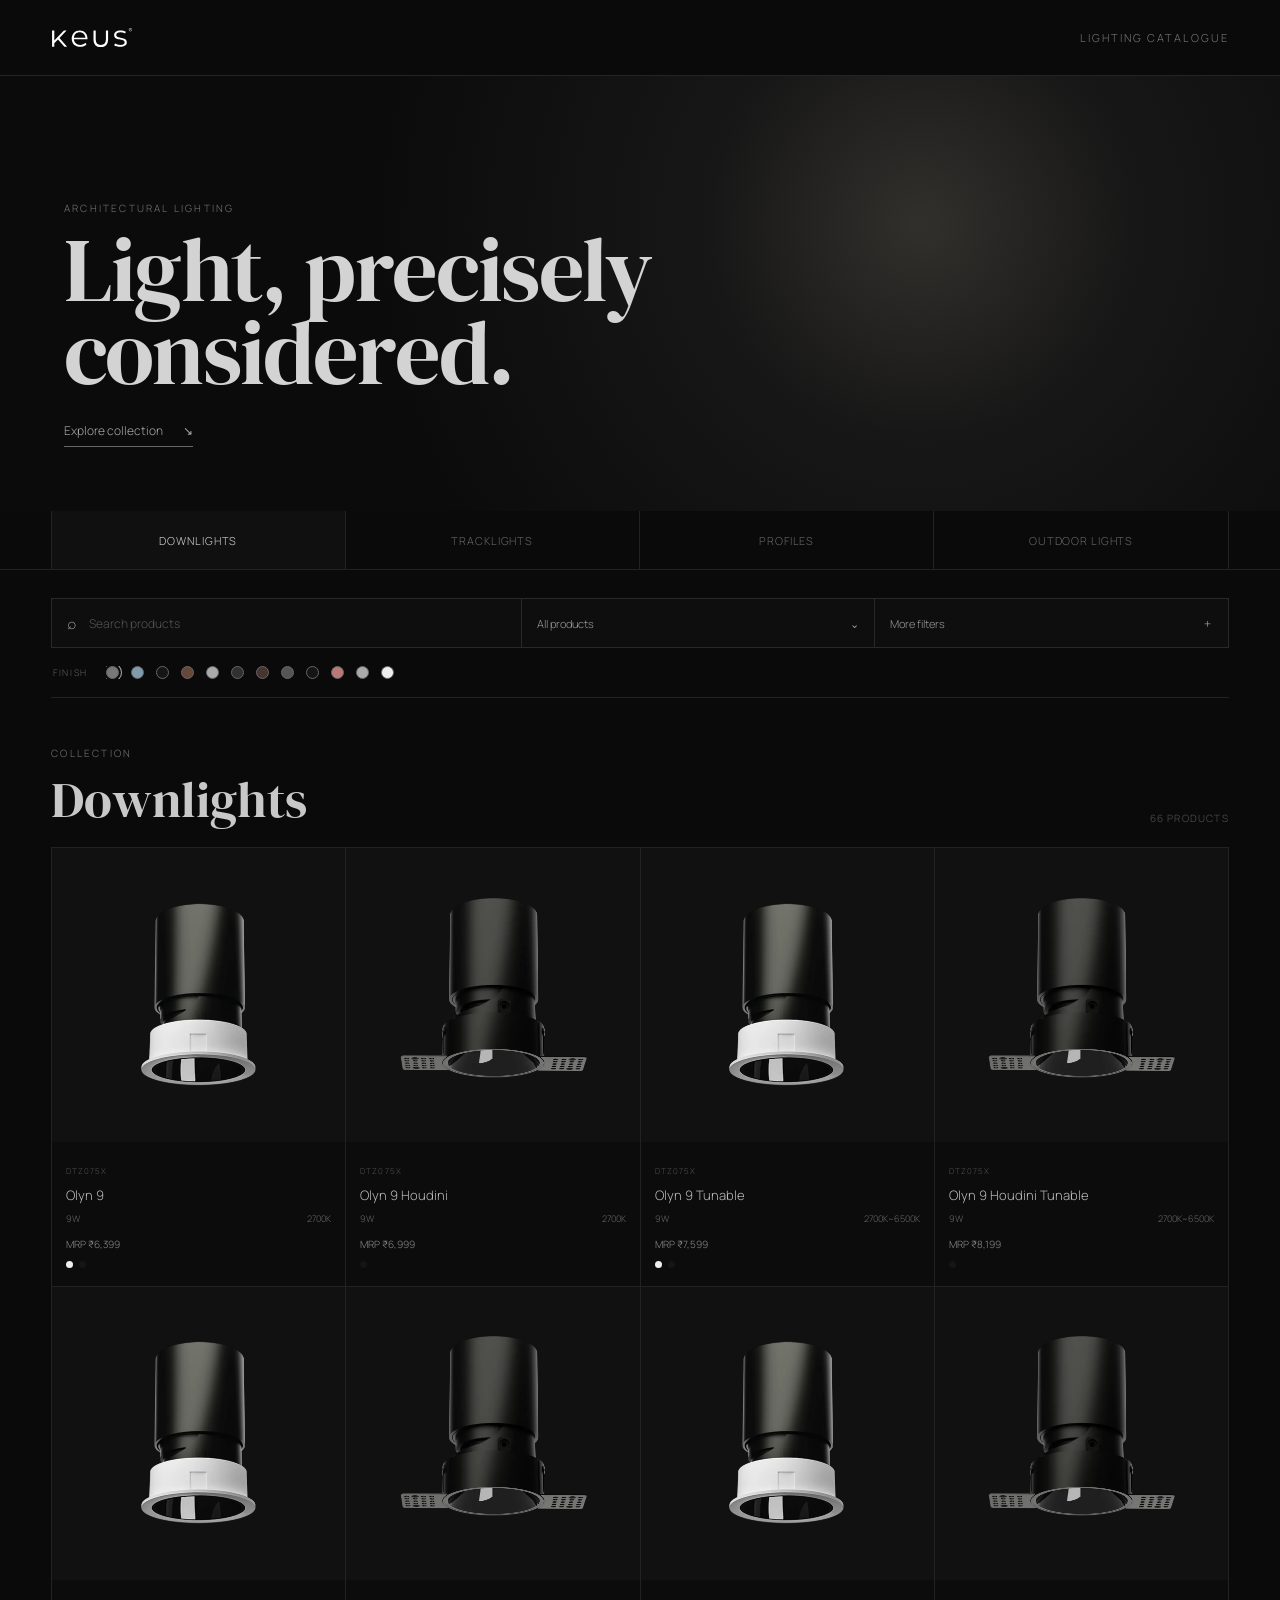
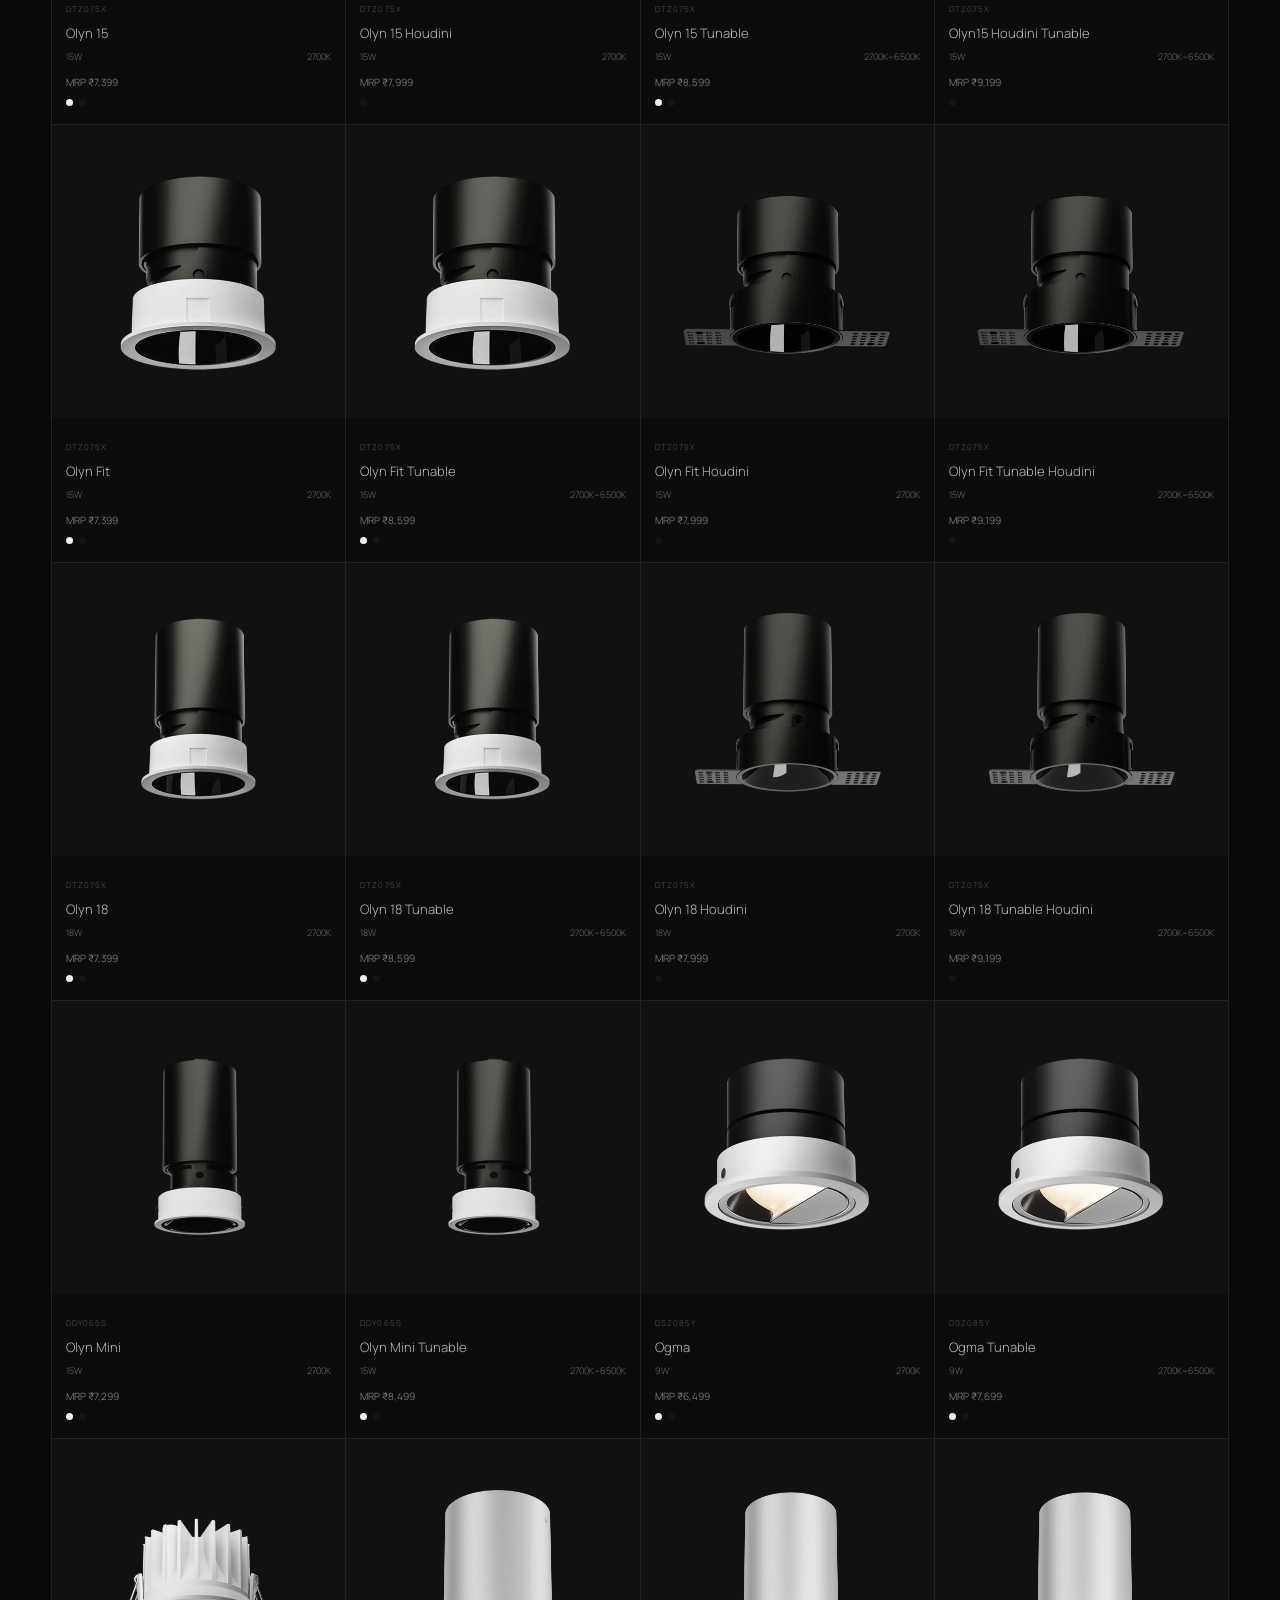
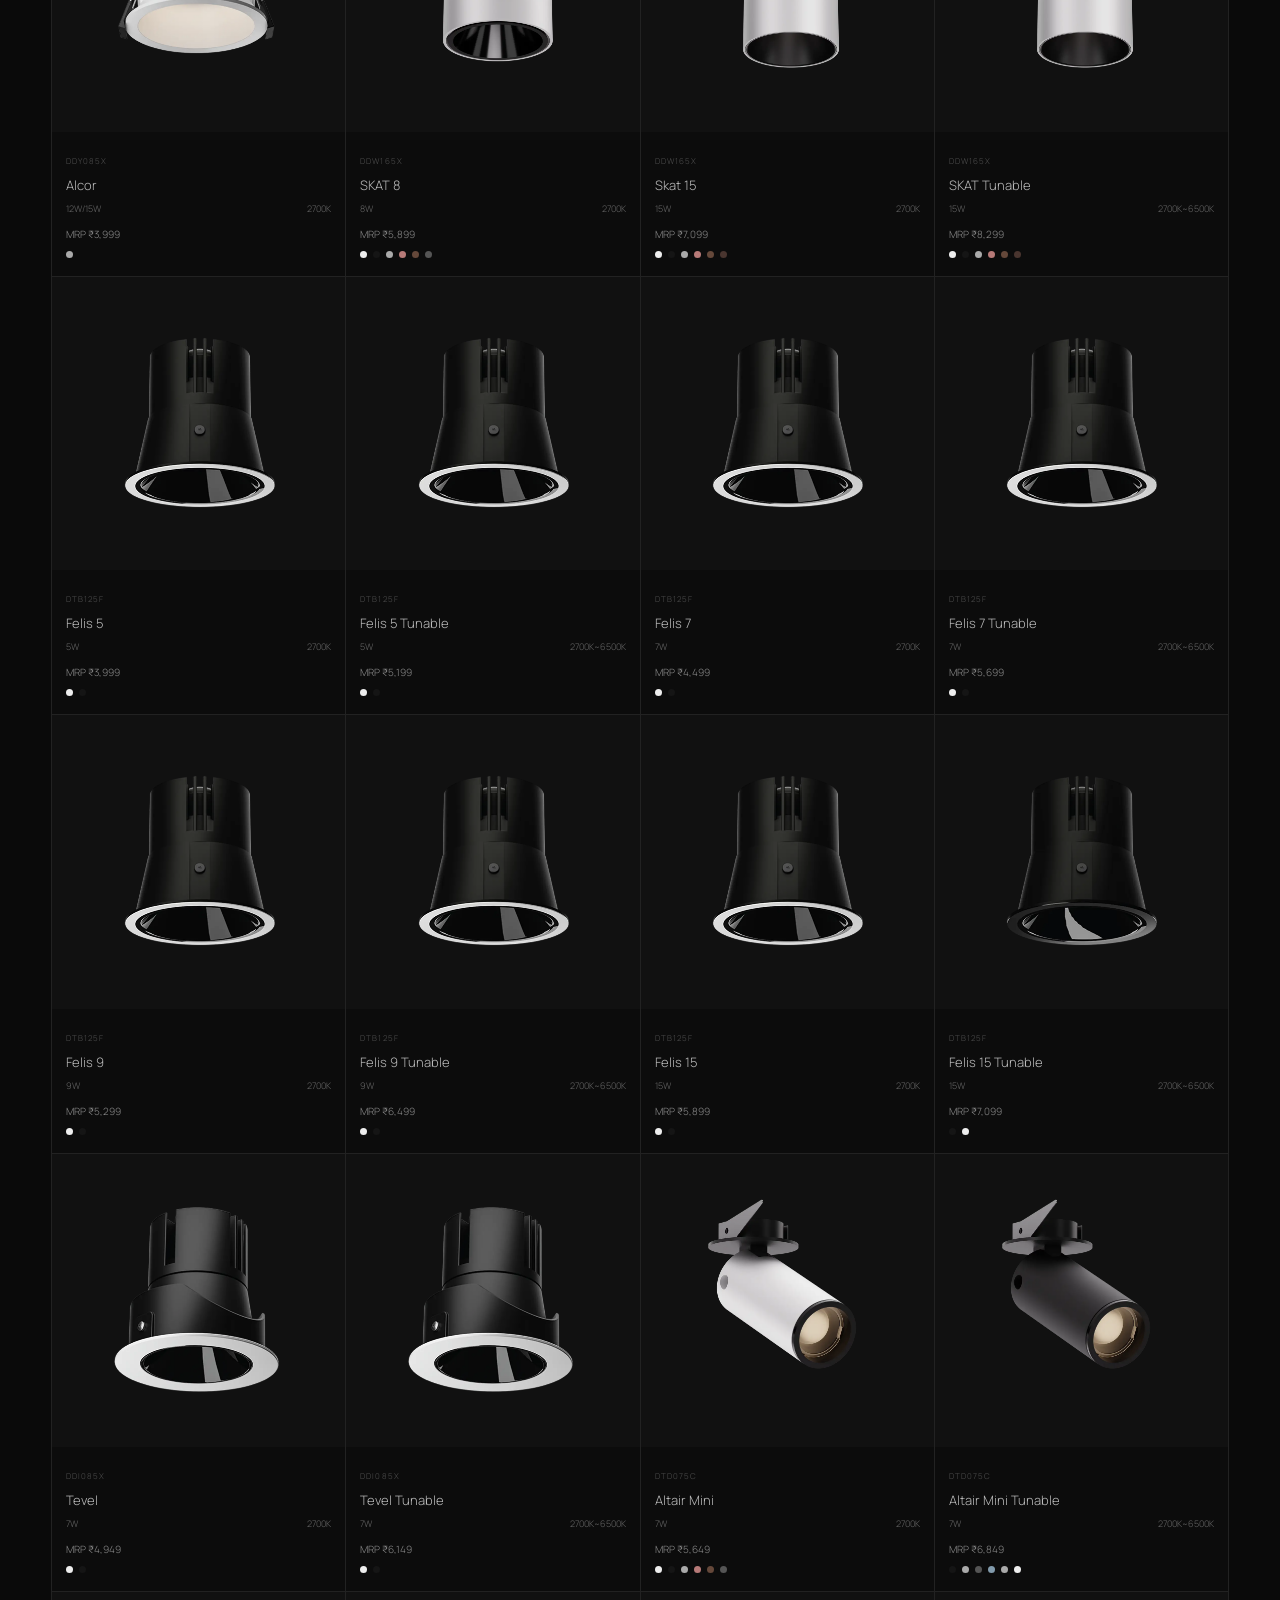
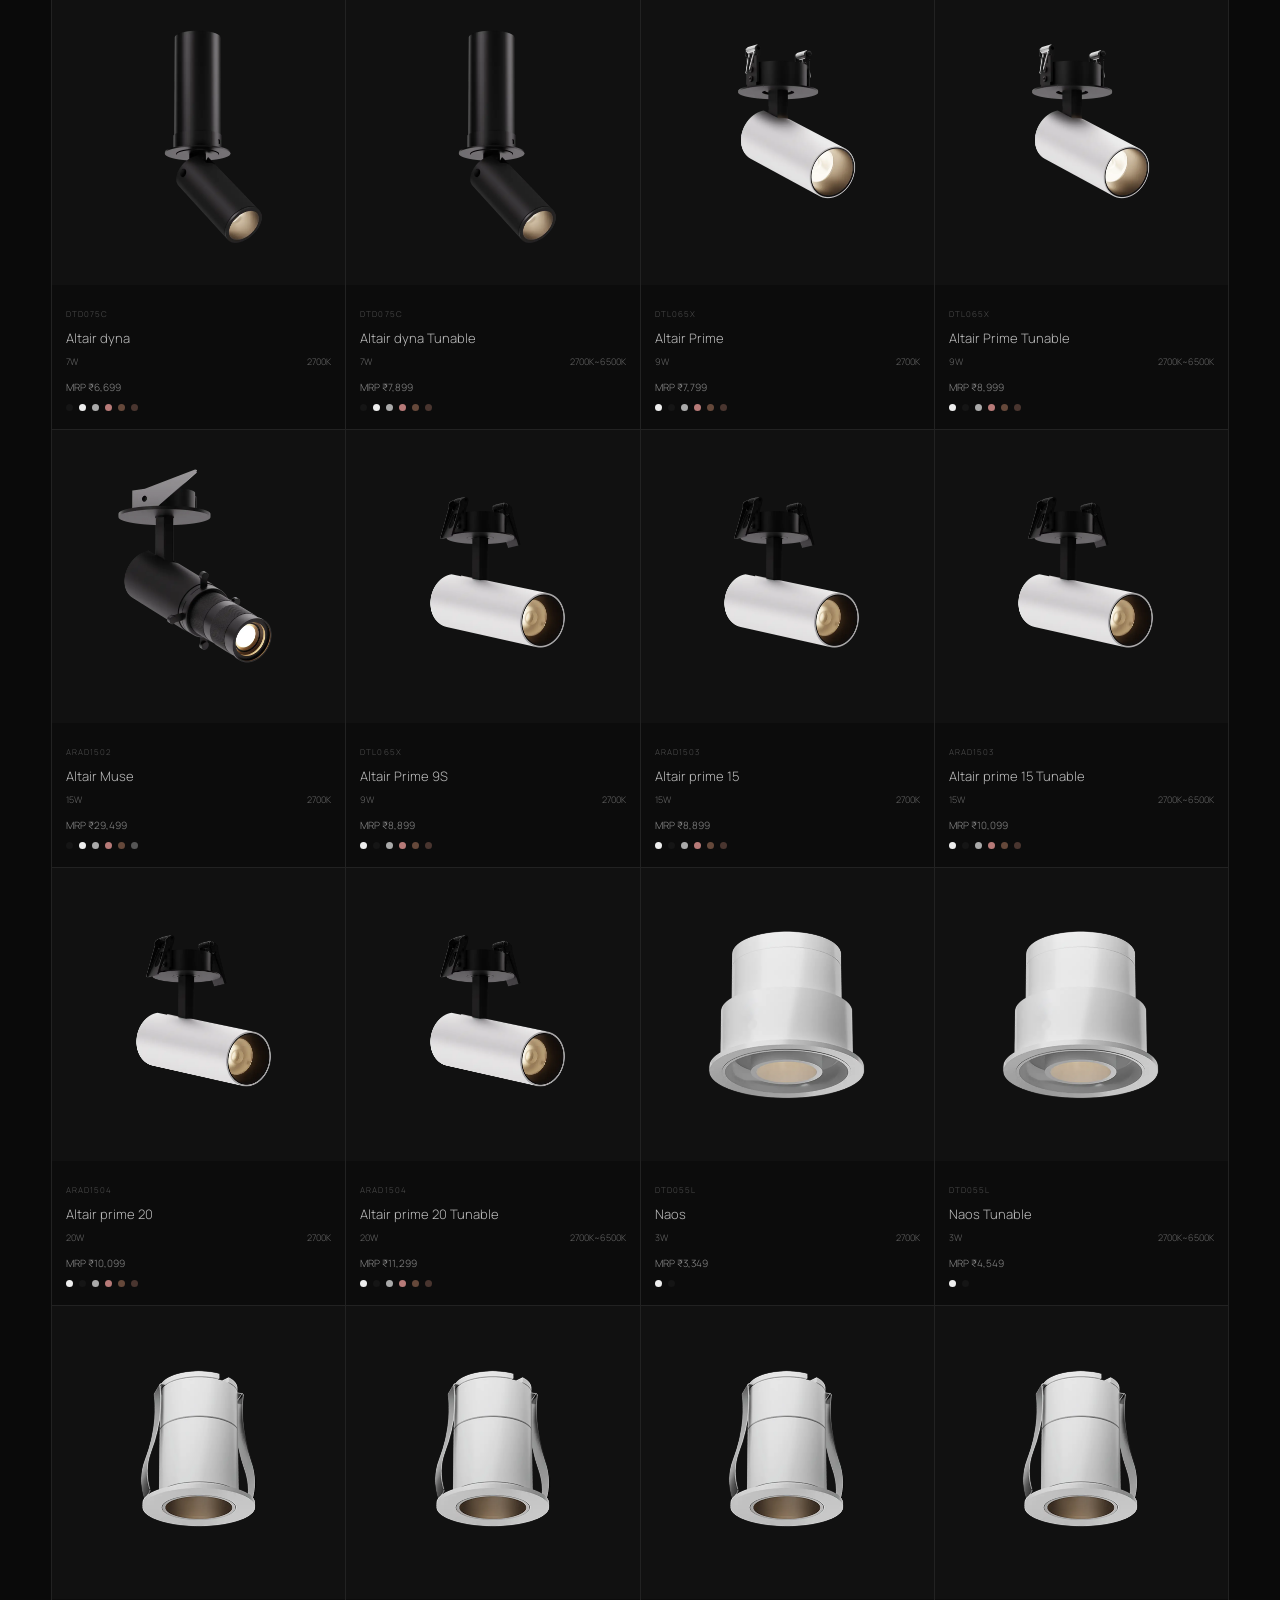
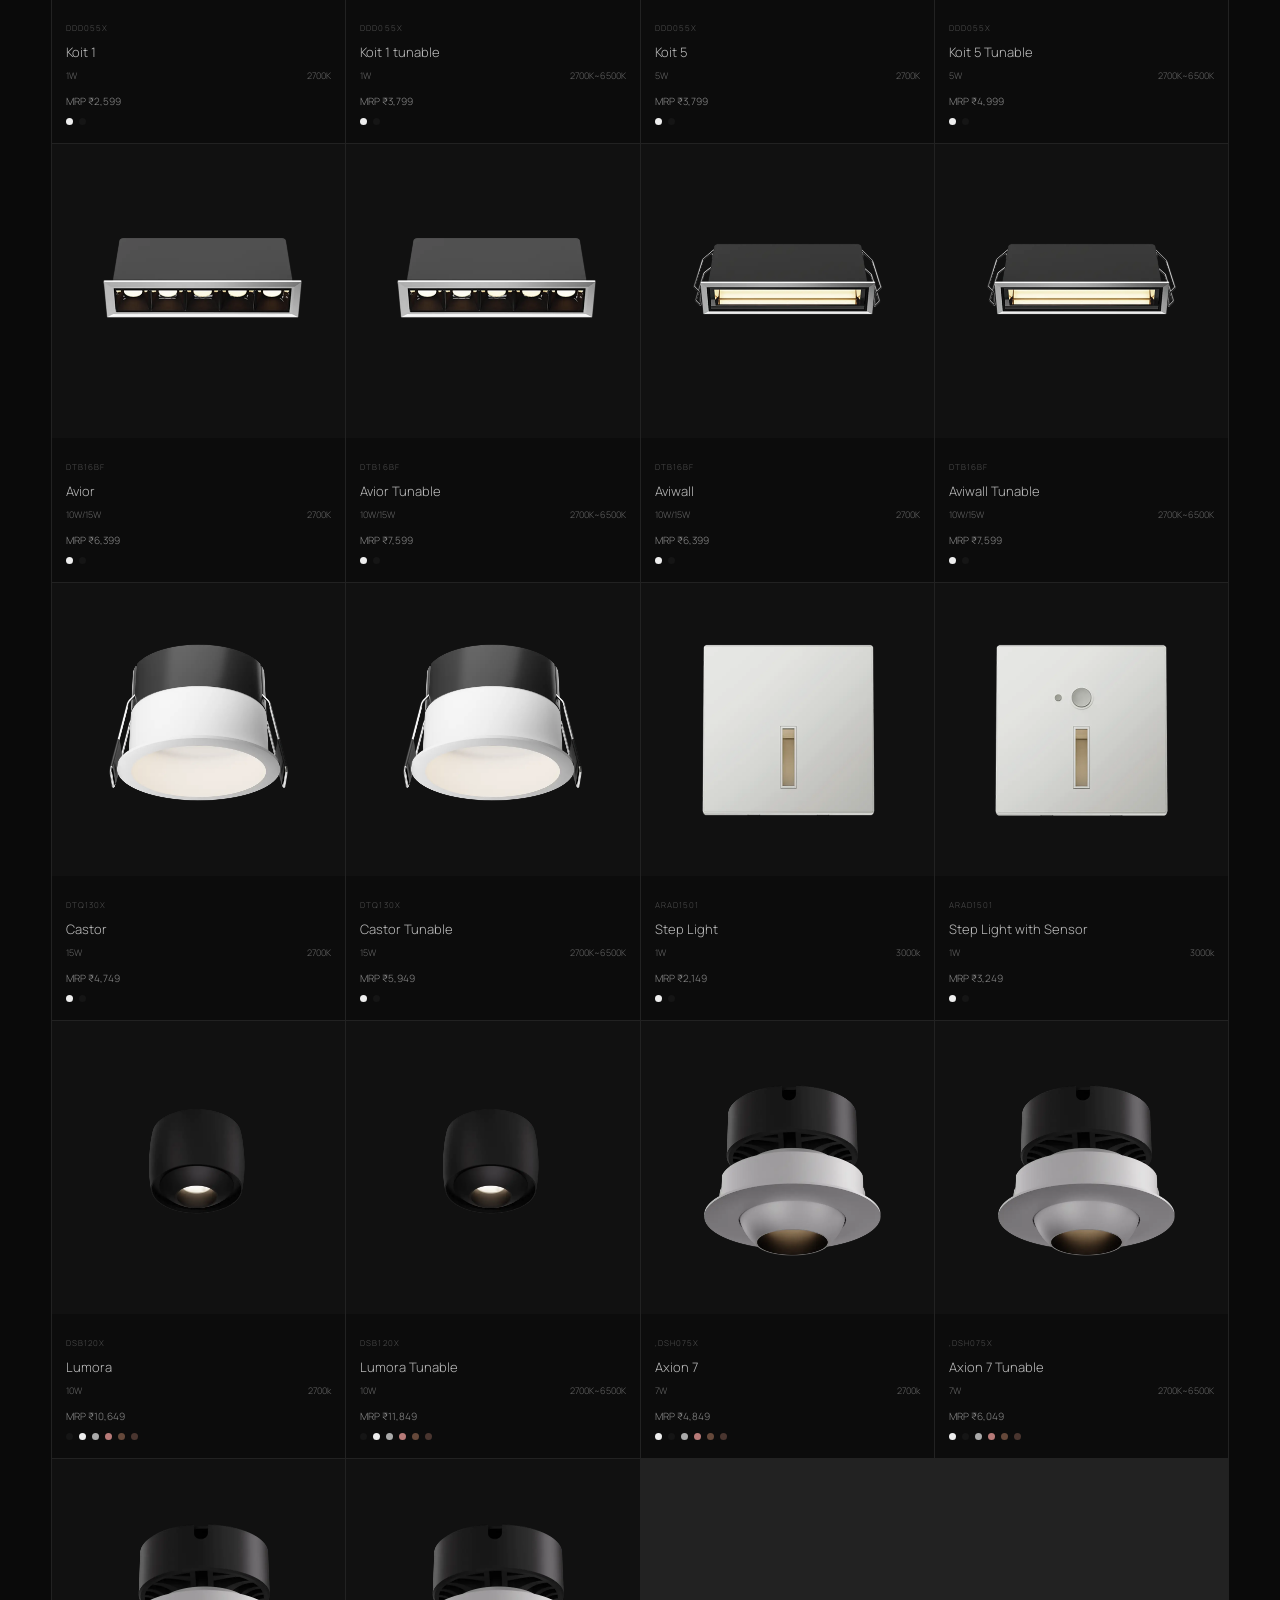
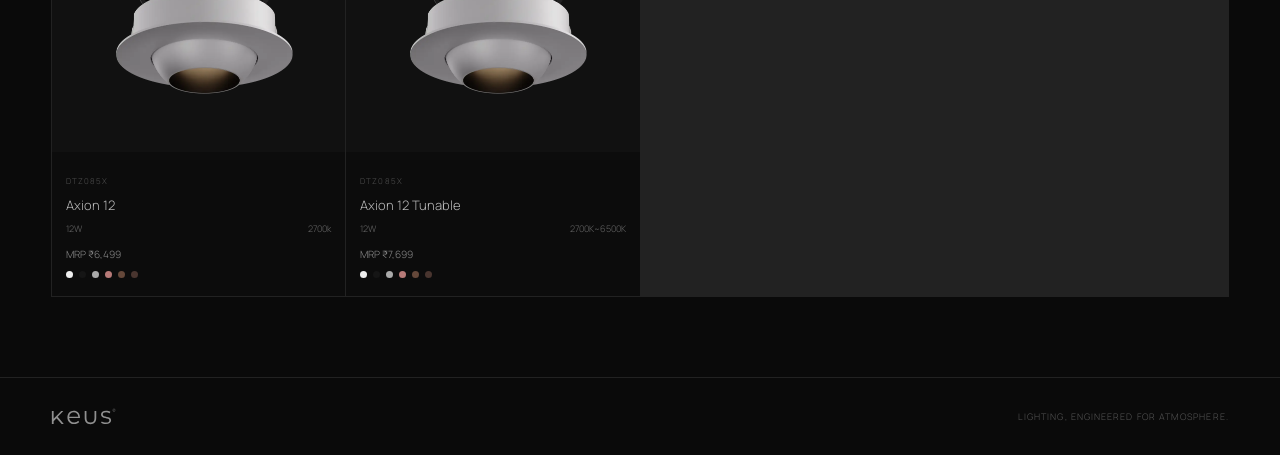
<file: index.html>
<!doctype html><html lang="en"><head><meta charset="utf-8"><meta name="viewport" content="width=device-width,initial-scale=1"><title>KEUS Lighting Catalogue</title><link rel="stylesheet" href="assets/css/styles.css"></head>
<body class="catalogue-page"><header class="site-header"><a class="logo" href="index.html"><img src="assets/keus-logo.svg" alt="KEUS"></a><span>Lighting catalogue</span></header><main>
<section class="hero"><div class="hero-copy"><p>Architectural lighting</p><h1>Light, precisely<br>considered.</h1><a href="#products">Explore collection <span>↘</span></a></div></section>
<nav class="category-nav" aria-label="Product categories"><button class="category active" data-category="downlights">Downlights</button><button class="category" data-category="tracklights">Tracklights</button><button class="category" data-category="profiles">Profiles</button><button class="category" data-category="outdoor-lights">Outdoor lights</button></nav>
<section class="catalogue" id="products"><div class="toolbar"><label class="search"><span>⌕</span><input id="search" placeholder="Search products" autocomplete="off"></label><button id="productFilter" class="control">All products <span>⌄</span></button><button id="moreToggle" class="control">More filters <span>＋</span></button></div><div id="productMenu" class="menu"></div><div id="filters" class="filters" hidden><label>CCT<select id="cct"></select></label><label>Wattage<select id="wattage"></select></label><label>CRI<select id="cri"></select></label><label>Beam angle<select id="beam"></select></label><button id="clearFilters">Clear filters</button></div><div class="finish-bar"><span>Finish</span><div id="finishes"></div></div><div class="section-head"><div><p>Collection</p><h2 id="collectionTitle">Downlights</h2></div><span id="resultCount"></span></div><div id="productGrid" class="product-grid"></div></section></main>
<footer><img src="assets/keus-logo.svg" alt="KEUS"><span>Lighting, engineered for atmosphere.</span></footer><script src="assets/js/app.js"></script></body></html>
</file>
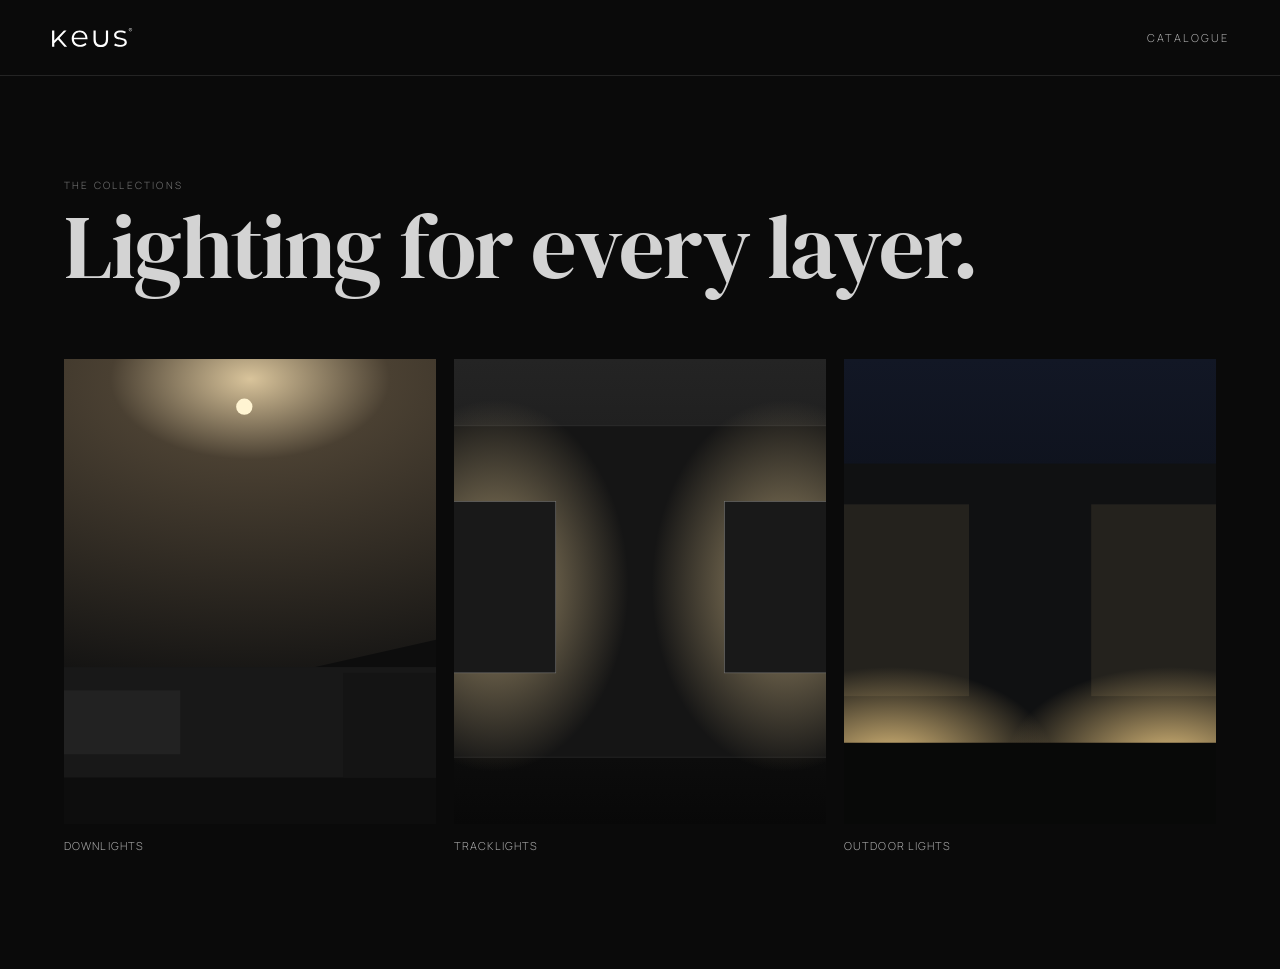
<file: category.html>
<!doctype html><html lang="en"><head><meta charset="utf-8"><meta name="viewport" content="width=device-width,initial-scale=1"><title>KEUS Collections</title><link rel="stylesheet" href="assets/css/styles.css"></head><body class="editorial-page"><header class="site-header"><a class="logo" href="index.html"><img src="assets/keus-logo.svg" alt="KEUS"></a><a href="index.html#products">Catalogue</a></header><main class="editorial"><p class="eyebrow">The collections</p><h1>Lighting for every layer.</h1><div class="editorial-grid"><a href="index.html?category=downlights#products"><img src="assets/images/inspiration/quiet-ceiling.svg" alt="Ceiling lighting"><span>Downlights</span></a><a href="index.html?category=tracklights#products"><img src="assets/images/inspiration/gallery-light.svg" alt="Gallery lighting"><span>Tracklights</span></a><a href="index.html?category=outdoor-lights#products"><img src="assets/images/inspiration/night-architecture.svg" alt="Outdoor lighting"><span>Outdoor lights</span></a></div></main></body></html>
</file>
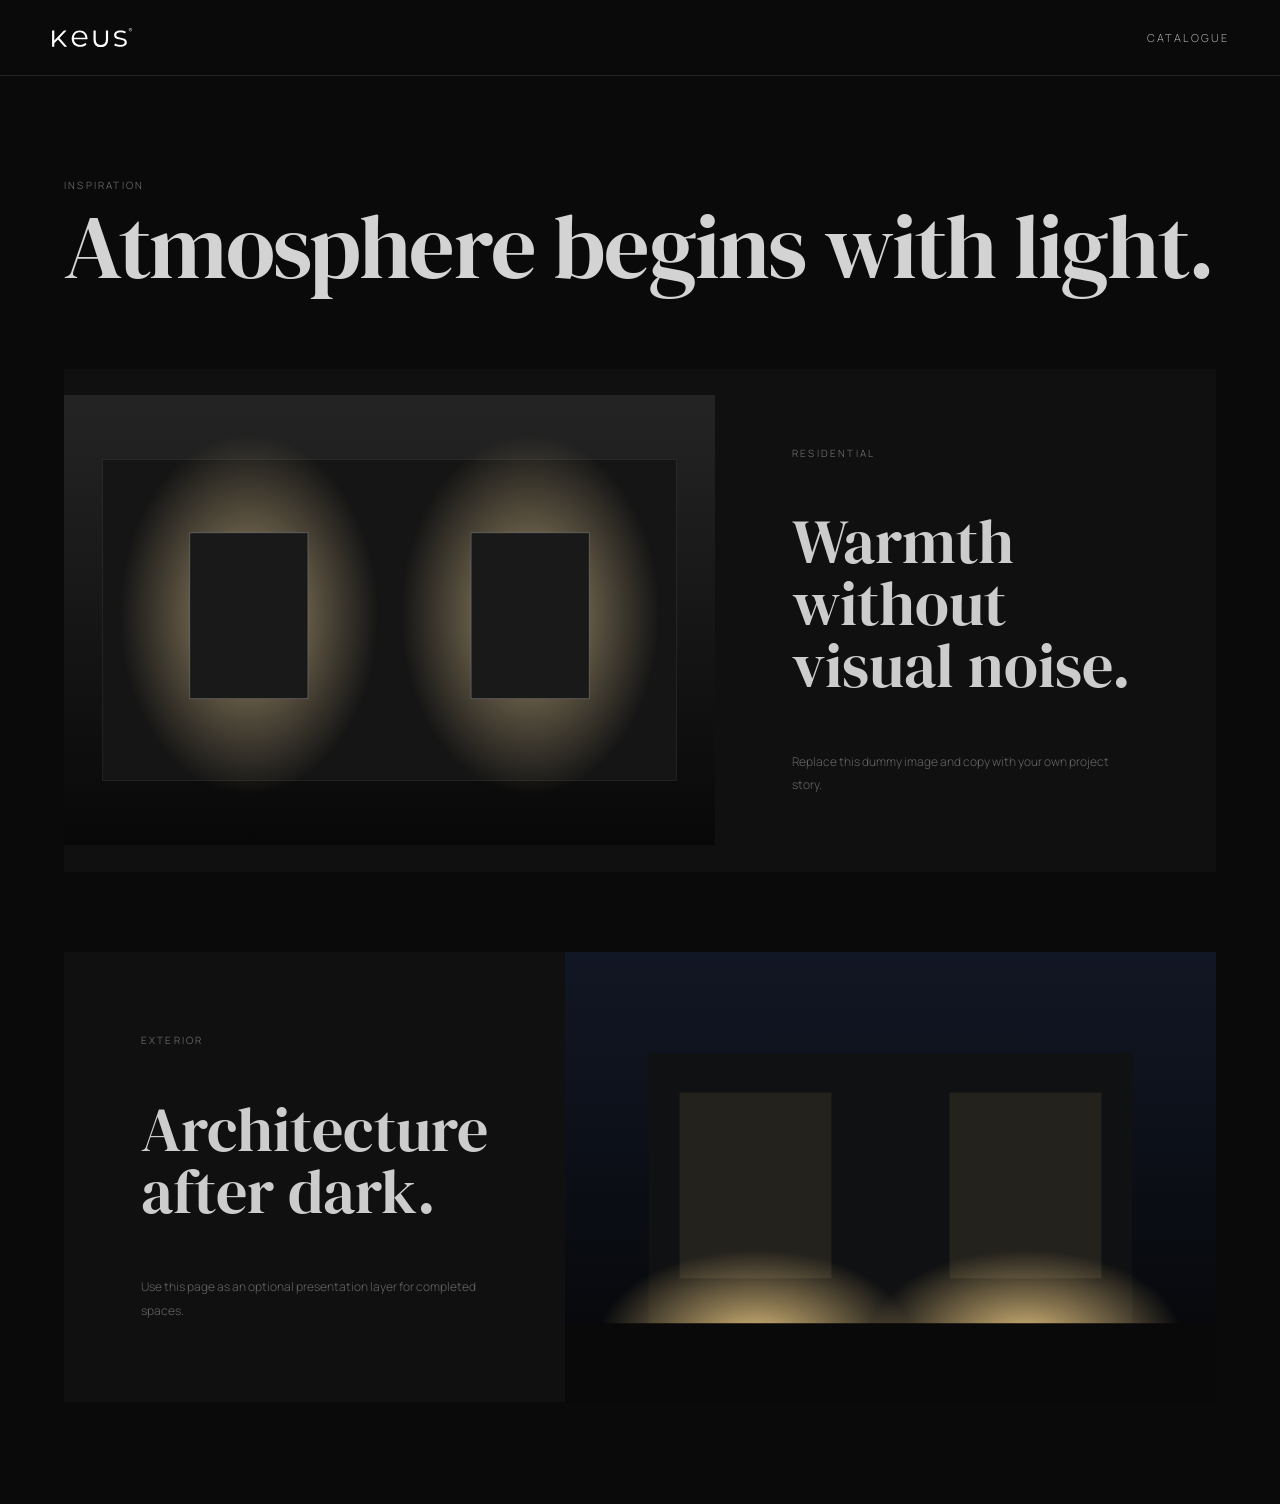
<file: inspiration.html>
<!doctype html><html lang="en"><head><meta charset="utf-8"><meta name="viewport" content="width=device-width,initial-scale=1"><title>KEUS Inspiration</title><link rel="stylesheet" href="assets/css/styles.css"></head><body class="editorial-page"><header class="site-header"><a class="logo" href="index.html"><img src="assets/keus-logo.svg" alt="KEUS"></a><a href="index.html#products">Catalogue</a></header><main class="editorial"><p class="eyebrow">Inspiration</p><h1>Atmosphere begins with light.</h1><div class="story"><img src="assets/images/inspiration/gallery-light.svg" alt="Interior"><div><p>Residential</p><h2>Warmth without visual noise.</h2><span>Replace this dummy image and copy with your own project story.</span></div></div><div class="story reverse"><img src="assets/images/inspiration/night-architecture.svg" alt="Exterior"><div><p>Exterior</p><h2>Architecture after dark.</h2><span>Use this page as an optional presentation layer for completed spaces.</span></div></div></main></body></html>
</file>
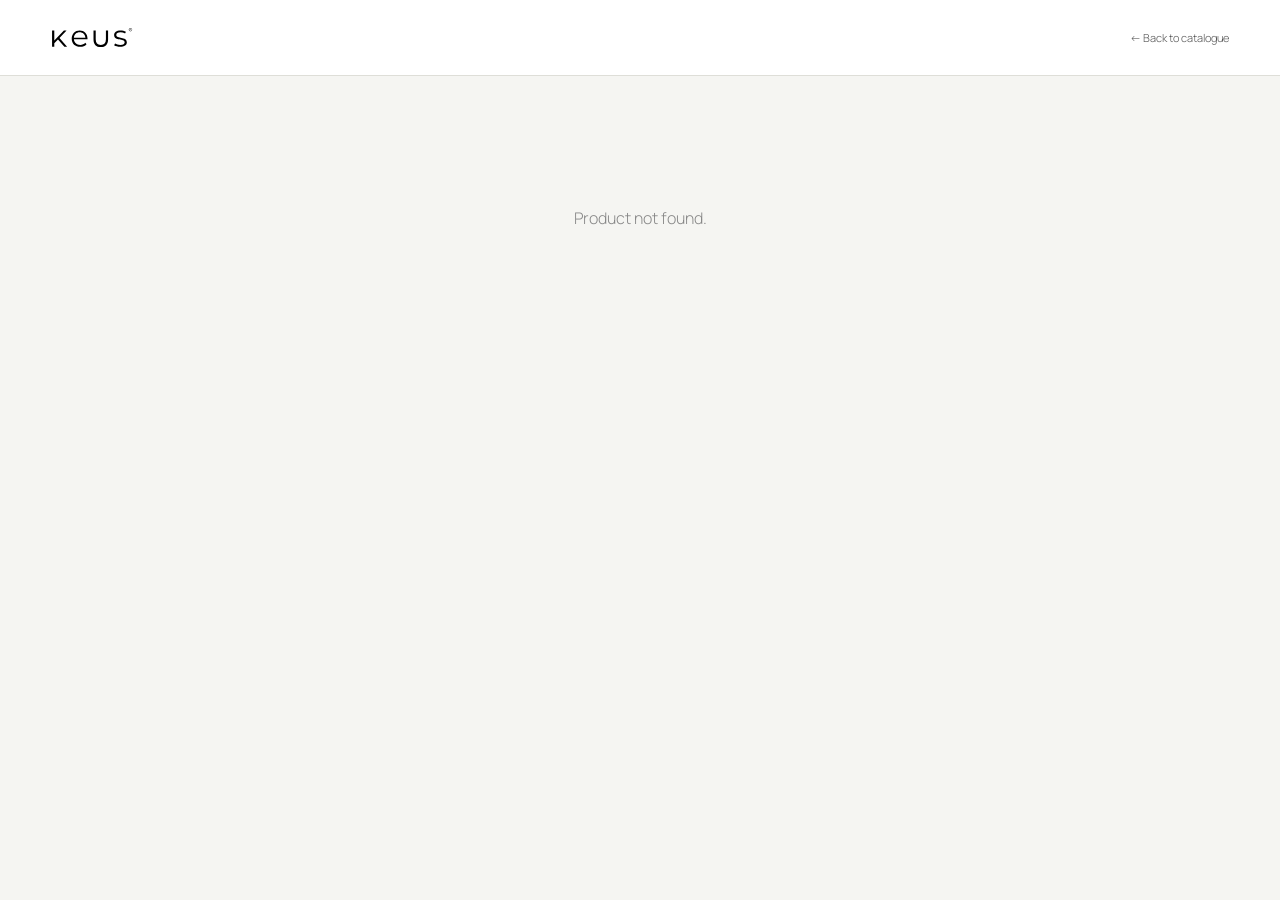
<file: light-details.html>
<!doctype html><html lang="en"><head><meta charset="utf-8"><meta name="viewport" content="width=device-width,initial-scale=1"><title>KEUS Product Details</title><link rel="stylesheet" href="assets/css/styles.css"></head><body class="detail-page"><header class="detail-header"><a class="logo dark" href="index.html"><img src="assets/keus-logo.svg" alt="KEUS"></a><a class="back" href="index.html">← Back to catalogue</a></header><main id="detailRoot" class="detail-shell"><div class="loading">Loading product…</div></main><script src="assets/js/app.js"></script></body></html>
</file>
<file: assets/css/styles.css>
@import url('https://fonts.googleapis.com/css2?family=Manrope:wght@300;400;500&family=DM+Serif+Display&display=swap');
*{box-sizing:border-box}html{scroll-behavior:smooth}body{margin:0;font-family:Manrope,Arial,sans-serif;font-weight:300}.catalogue-page,.editorial-page{background:#0a0a0a;color:#bdbdbd}button,input,select{font:inherit}.site-header{height:76px;padding:0 clamp(18px,4vw,64px);display:flex;align-items:center;justify-content:space-between;border-bottom:1px solid #242424;color:#777;font-size:11px;letter-spacing:.18em;text-transform:uppercase}.site-header a{color:#aaa;text-decoration:none}.logo img{display:block;width:82px;height:auto}.hero{height:clamp(250px,34vw,500px);display:flex;align-items:flex-end;padding:clamp(24px,5vw,72px);background:radial-gradient(circle at 72% 34%,#32302c 0,#171717 22%,#0b0b0b 57%)}.hero-copy p,.eyebrow,.section-head p,.story p{margin:0 0 14px;font-size:10px;letter-spacing:.22em;text-transform:uppercase;color:#777}.hero h1,.editorial h1{margin:0;color:#d3d3d3;font:400 clamp(42px,7vw,98px)/.92 'DM Serif Display',Georgia,serif;letter-spacing:-.02em}.hero a{display:inline-block;margin-top:28px;padding-bottom:7px;border-bottom:1px solid #666;color:#aaa;text-decoration:none;font-size:12px}.hero a span{margin-left:18px}.category-nav{display:grid;grid-template-columns:repeat(4,1fr);padding:0 clamp(18px,4vw,64px);border-bottom:1px solid #222}.category{height:58px;border:0;border-right:1px solid #222;background:transparent;color:#666;font-size:11px;font-weight:300;letter-spacing:.08em;text-transform:uppercase;cursor:pointer}.category:first-child{border-left:1px solid #222}.category:hover,.category.active{color:#d2d2d2;background:#101010}.catalogue{padding:28px clamp(18px,4vw,64px) 80px}.toolbar{display:grid;grid-template-columns:40% 30% 30%;border:1px solid #292929}.toolbar>*{height:48px;border:0;border-right:1px solid #292929;background:#0e0e0e;color:#999}.toolbar>*:last-child{border-right:0}.search{display:flex;align-items:center;padding:0 15px;gap:10px}.search input{width:100%;border:0;outline:0;background:transparent;color:#ccc;font-size:12px;font-weight:300}.search input::placeholder{color:#555}.control{padding:0 15px;display:flex;align-items:center;justify-content:space-between;cursor:pointer;font-size:11px;font-weight:300}.control:hover{background:#141414;color:#bbb}.menu{display:none;margin-left:40%;width:30%;position:absolute;z-index:4;border:1px solid #292929;border-top:0;background:#101010;max-height:320px;overflow:auto}.menu.open{display:block}.menu button{display:block;width:100%;padding:11px 14px;text-align:left;border:0;border-bottom:1px solid #222;background:transparent;color:#888;font-size:11px;cursor:pointer}.menu button:hover{color:#ddd;background:#171717}.filters{margin-top:10px;padding:18px;display:grid;grid-template-columns:repeat(4,1fr) auto;gap:12px;border:1px solid #272727;background:#0e0e0e}.filters[hidden]{display:none}.filters label{font-size:9px;letter-spacing:.13em;text-transform:uppercase;color:#5f5f5f}.filters select{display:block;width:100%;height:36px;margin-top:8px;padding:0 10px;border:1px solid #2f2f2f;border-radius:0;background:#121212;color:#999;font-size:11px;font-weight:300;outline:0}.filters button{align-self:end;height:36px;padding:0 16px;border:1px solid #333;background:transparent;color:#777;font-size:10px;cursor:pointer}.finish-bar{display:flex;align-items:center;gap:18px;padding:18px 2px;border-bottom:1px solid #222}.finish-bar>span{font-size:9px;letter-spacing:.18em;text-transform:uppercase;color:#5f5f5f}.finish-bar>div{display:flex;gap:12px;align-items:center;overflow:auto}.finish-dot{width:13px;height:13px;flex:0 0 13px;border:1px solid #666;border-radius:50%;padding:0;cursor:pointer;box-shadow:0 0 0 3px transparent}.finish-dot.active{box-shadow:0 0 0 2px #0a0a0a,0 0 0 3px #aaa}.section-head{display:flex;align-items:flex-end;justify-content:space-between;padding:48px 0 22px}.section-head h2{margin:0;color:#c8c8c8;font:400 clamp(32px,4vw,54px)/1 'DM Serif Display',Georgia,serif}.section-head>span{color:#555;font-size:10px;letter-spacing:.12em;text-transform:uppercase}.product-grid{display:grid;grid-template-columns:repeat(4,minmax(0,1fr));gap:1px;background:#222;border:1px solid #222}.product-card{min-width:0;background:#0c0c0c;color:inherit;text-decoration:none}.product-image{aspect-ratio:1/1;display:flex;align-items:center;justify-content:center;background:#111;overflow:hidden}.product-image img{width:77%;height:77%;object-fit:contain;filter:saturate(.82);transition:transform .35s}.product-card:hover img{transform:scale(1.04)}.product-info{padding:15px 14px 18px}.product-code{font-size:8px;letter-spacing:.13em;text-transform:uppercase;color:#505050}.product-info h3{margin:7px 0 8px;color:#bcbcbc;font-size:13px;font-weight:300}.product-meta{display:flex;justify-content:space-between;gap:8px;color:#666;font-size:9px}.product-price{margin-top:12px;color:#8d8d8d;font-size:10px}.card-finishes{display:flex;gap:6px;margin-top:10px}.card-finishes i{display:block;width:7px;height:7px;border-radius:50%}.empty{grid-column:1/-1;padding:70px;text-align:center;color:#666;background:#0d0d0d}footer{display:flex;justify-content:space-between;align-items:center;padding:30px clamp(18px,4vw,64px);border-top:1px solid #222;color:#555;font-size:9px;letter-spacing:.12em;text-transform:uppercase}footer img{width:65px;opacity:.55}
.detail-page{background:#f5f5f2;color:#171717}.detail-header{height:76px;padding:0 clamp(18px,4vw,64px);display:flex;align-items:center;justify-content:space-between;border-bottom:1px solid #deded8;background:#fff}.detail-header .logo img{filter:invert(1);width:82px}.back{color:#555;text-decoration:none;font-size:11px}.detail-shell{max-width:1440px;margin:auto;padding:clamp(18px,4vw,60px)}.detail-grid{display:grid;grid-template-columns:1.05fr .95fr;background:#fff;border:1px solid #e4e4de}.detail-visual{min-width:0;padding:clamp(18px,4vw,55px);border-right:1px solid #e5e5df}.detail-image{aspect-ratio:1/1;display:flex;align-items:center;justify-content:center;background:#f7f7f5}.detail-image img{width:84%;height:84%;object-fit:contain}.detail-info{padding:clamp(26px,5vw,72px)}.detail-info .kicker{color:#989891;font-size:9px;letter-spacing:.18em;text-transform:uppercase}.detail-info h1{margin:10px 0 14px;font:400 clamp(42px,6vw,76px)/.95 'DM Serif Display',Georgia,serif}.price{font-size:16px;color:#555}.detail-rule{margin:30px 0;border:0;border-top:1px solid #e3e3dd}.specs{display:grid;grid-template-columns:repeat(2,1fr)}.spec{padding:14px 10px 14px 0;border-bottom:1px solid #ecece7}.spec span{display:block;margin-bottom:6px;color:#9b9b94;font-size:8px;letter-spacing:.14em;text-transform:uppercase}.spec b{font-size:12px;font-weight:400;color:#333}.detail-finishes{margin-top:26px}.detail-finishes>span{font-size:9px;letter-spacing:.15em;text-transform:uppercase;color:#888}.detail-finish-list{display:flex;gap:12px;margin-top:12px}.detail-finish-list i{width:15px;height:15px;border-radius:50%;border:1px solid #aaa}.variants{margin-top:28px;padding:25px;background:#fff;border:1px solid #e4e4de}.variants h2{font:400 28px 'DM Serif Display',Georgia,serif}.table-wrap{overflow:auto}table{width:100%;border-collapse:collapse;min-width:850px}th,td{padding:11px 12px;border-bottom:1px solid #ededE8;text-align:left;font-size:10px;font-weight:300}th{color:#999;text-transform:uppercase;letter-spacing:.08em}.loading{padding:80px;text-align:center;color:#888}
.editorial{padding:clamp(50px,8vw,120px) clamp(18px,5vw,78px)}.editorial-grid{display:grid;grid-template-columns:repeat(3,1fr);gap:18px;margin-top:70px}.editorial-grid a{color:#aaa;text-decoration:none}.editorial-grid img{display:block;width:100%;aspect-ratio:4/5;object-fit:cover;background:#151515}.editorial-grid span{display:block;padding:14px 0;font-size:11px;letter-spacing:.1em;text-transform:uppercase}.story{display:grid;grid-template-columns:1.3fr 1fr;align-items:center;margin-top:80px;background:#101010}.story.reverse{grid-template-columns:1fr 1.3fr}.story.reverse img{order:2}.story img{width:100%;min-height:450px;object-fit:cover}.story div{padding:clamp(25px,6vw,80px)}.story h2{font:400 clamp(32px,5vw,62px)/1 'DM Serif Display',Georgia,serif;color:#ccc}.story span{color:#666;font-size:12px;line-height:1.7}
@media(max-width:800px){.site-header,.detail-header{height:58px}.hero{height:210px;padding:20px}.hero h1{font-size:42px}.hero a{margin-top:16px}.category-nav{display:flex;overflow:auto;padding:0 14px}.category{flex:0 0 auto;width:auto;height:44px;padding:0 18px}.catalogue{padding:14px 10px 55px}.toolbar{grid-template-columns:40% 30% 30%}.toolbar>*{height:42px;min-width:0}.search{padding:0 8px}.search input,.control{font-size:9px}.control{padding:0 8px}.menu{margin-left:40%;width:30%}.filters{grid-template-columns:repeat(2,1fr);padding:12px}.filters button{grid-column:1/-1}.finish-bar{padding:14px 4px}.finish-dot{width:9px;height:9px;flex-basis:9px}.section-head{padding:34px 4px 16px}.product-grid{grid-template-columns:repeat(2,minmax(0,1fr))}.product-info{padding:11px 9px 14px}.product-info h3{font-size:11px}.product-meta{font-size:8px}.detail-shell{padding:10px}.detail-grid{grid-template-columns:1fr}.detail-visual{padding:14px;border-right:0;border-bottom:1px solid #e5e5df}.detail-image{aspect-ratio:1.2/1}.detail-info{padding:24px 18px}.detail-info h1{font-size:46px}.editorial-grid{grid-template-columns:1fr;margin-top:40px}.story,.story.reverse{grid-template-columns:1fr}.story.reverse img{order:0}.story img{min-height:260px}.editorial h1{font-size:50px}footer{padding:24px 14px}}
</file>
